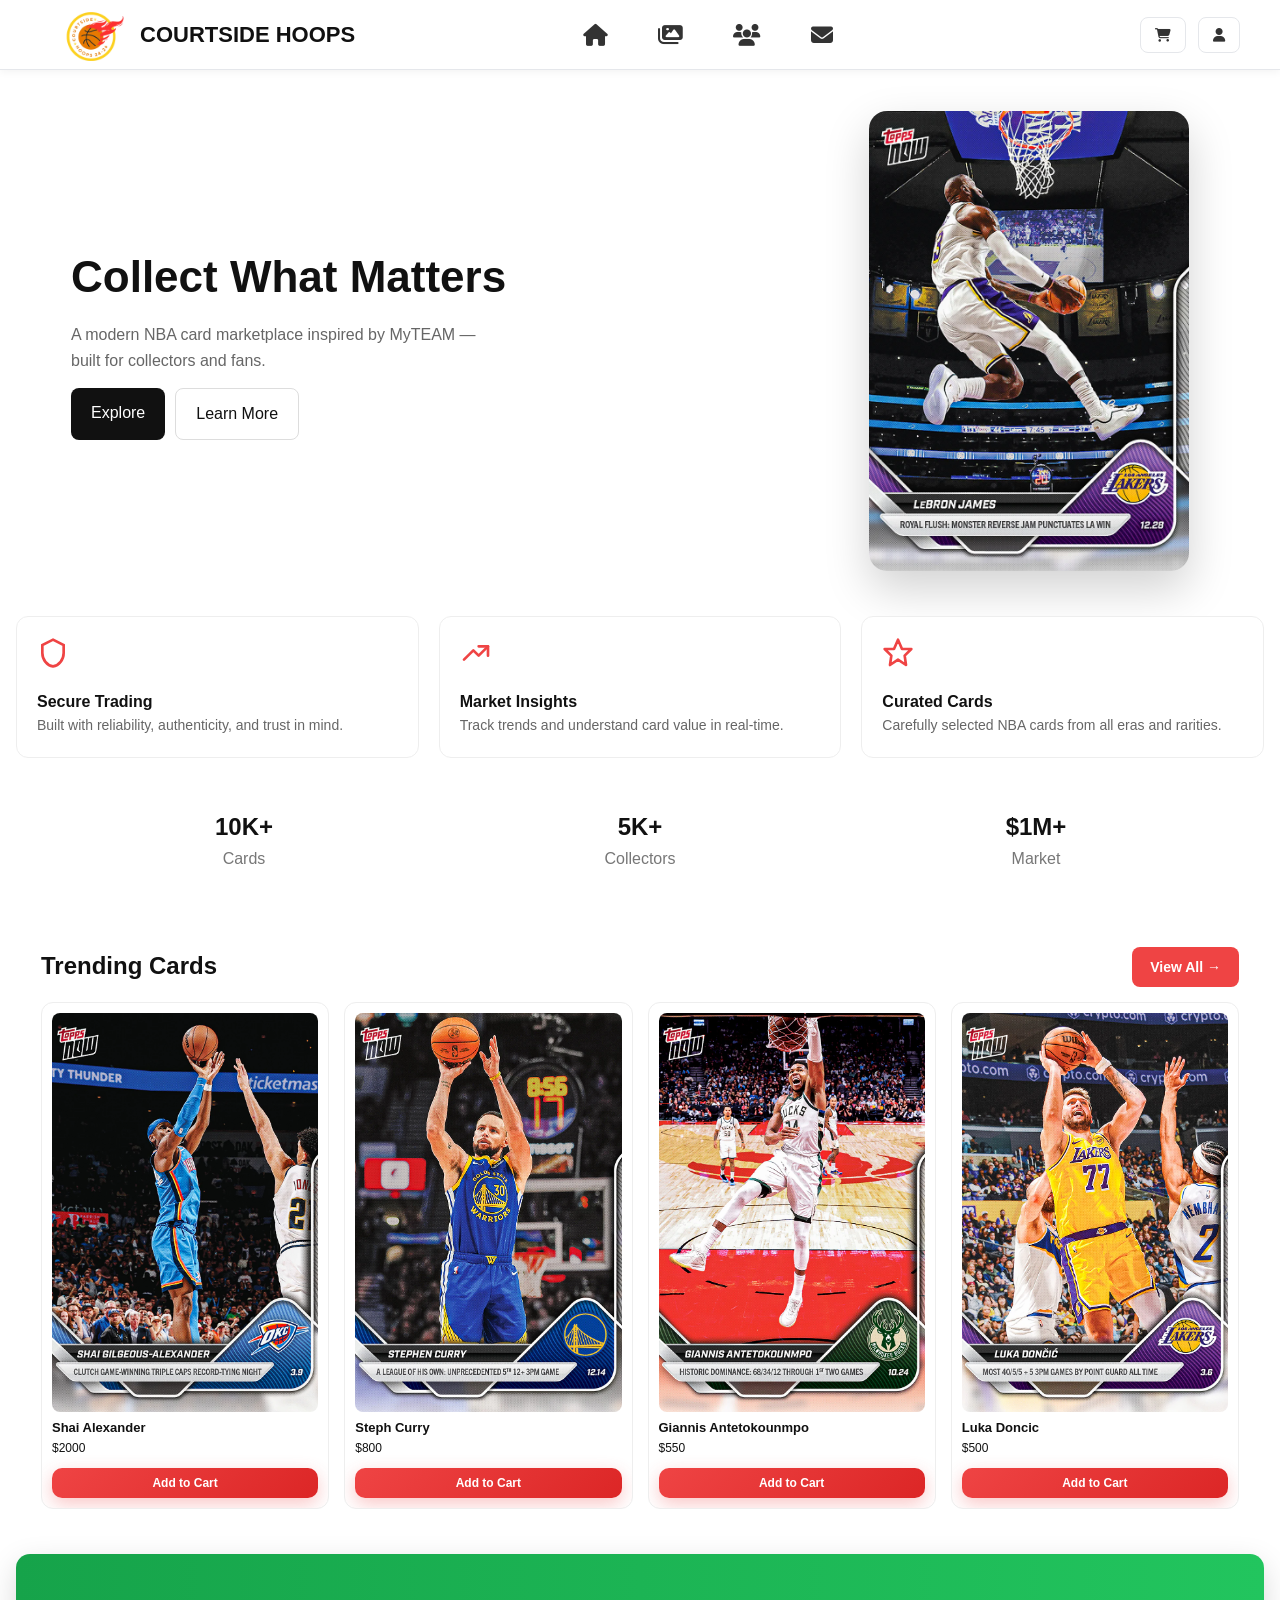
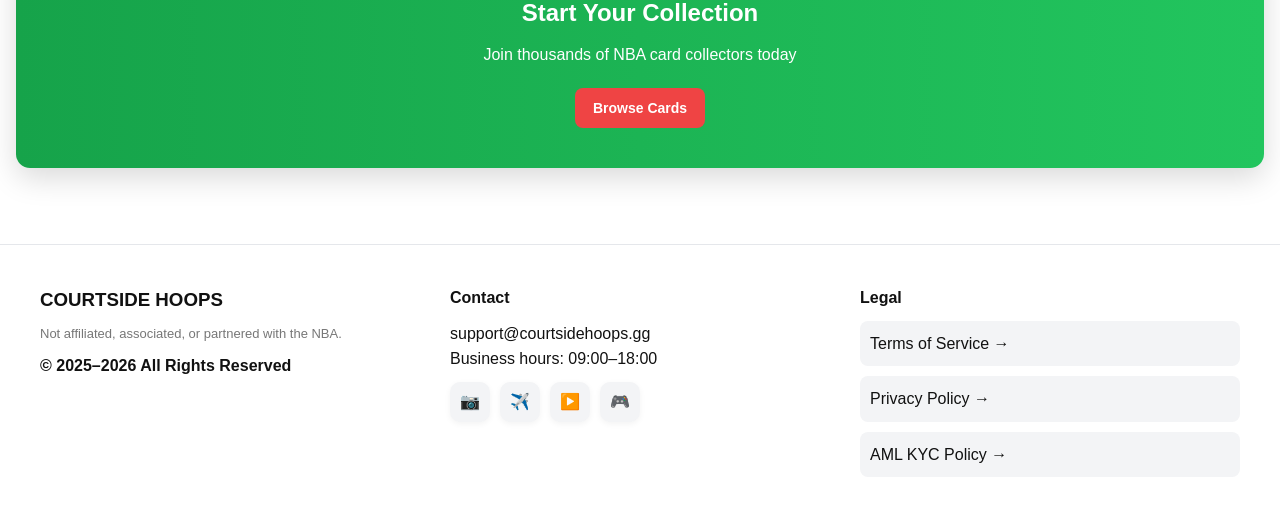
<file: CourtsideHoops/index.html>
<!DOCTYPE html>
<html lang="en">
<head>
  <meta charset="UTF-8">
  <title>Home | Courtside Hoops</title>
  <link rel="stylesheet" href="../CourtsideHoops/css/style.css">
  <link rel="stylesheet" href="../CourtsideHoops/css/ui.css">
  <link rel="stylesheet" href="https://cdnjs.cloudflare.com/ajax/libs/font-awesome/6.5.0/css/all.min.css">
</head>

<body>

<!-- NAVBAR -->
<header class="navbar">
  <div class="logo">
 <img src="../CourtsideHoops/images/logo.png" alt="Logo" class="logo-icon">
  COURTSIDE HOOPS
</div>

<ul class="nav-links">
  <li>
    <a href="index.html">
      <i class="fas fa-home"></i>
      <span>Home</span>
    </a>
  </li>
  <li>
    <a href="gallery.html">
      <i class="fas fa-images"></i>
      <span>Gallery</span>
    </a>
  </li>
  <li>
    <a href="about.html">
      <i class="fas fa-users"></i>
      <span>About Us</span>
    </a>
  </li>
  <li>
    <a href="contact.html">
      <i class="fas fa-envelope"></i>
      <span>Contact</span>
    </a>
  </li>
</ul>

<div class="nav-right">

  <a href="login.html" class="nav-btn">
    <i class="fas fa-shopping-cart"></i>
    <span class="tooltip">Cart</span>
  </a>

 <a href="login.html" class="nav-btn nav-login">
  <i class="fas fa-user"></i>
  <span class="tooltip">Profile</span>
</a>
</div>
</header>

<!-- MAIN -->
<main class="page">

  <div class="main" style="width:100%;">

    <!-- HERO -->
    <div class="section" style="display:flex; justify-content:space-between; align-items:center; gap:40px; flex-wrap:wrap;">

     <div style="flex:1; min-width:300px; padding-left:30px;">
        <h1 style="font-size:44px; margin-bottom:10px;">Collect What Matters</h1>
        <p style="color:#666; max-width:420px; line-height:1.6;">
          A modern NBA card marketplace inspired by MyTEAM — built for collectors and fans.
        </p>

        <div style="margin-top:15px; display:flex; gap:10px; flex-wrap:wrap;">
          <a href="gallery.html" style="background:#111;color:white;padding:12px 20px;border-radius:8px;text-decoration:none;">Explore</a>
          <a href="about.html" class="secondary-btn">Learn More</a>
        </div>
      </div>

      <!-- TILT CARD -->
      <div class="tilt-wrapper" style="transform: translateX(-50px);">
        <div class="tilt-card" id="tiltCard">
          <img src="../CourtsideHoops/images/lebron.png">
        </div>
      </div>

    </div>

    <!-- FEATURES -->
    <div class="flex">

      <div class="feature">

  <div style="margin-bottom:12px;">
    <svg width="32" height="32" viewBox="0 0 24 24" fill="none" stroke="#ef4444" stroke-width="2">
      <path d="M12 2l8 4v6c0 5-3.5 9.4-8 10-4.5-.6-8-5-8-10V6l8-4z"/>
    </svg>
  </div>

    <h4>Secure Trading</h4>
    <p style="color:#666;font-size:14px;">
    Built with reliability, authenticity, and trust in mind.
      </p>
      </div>

      <div class="feature">

  <div style="margin-bottom:12px;">
   <svg width="32" height="32" viewBox="0 0 24 24" fill="none" stroke="#ef4444" stroke-width="2" stroke-linecap="round" stroke-linejoin="round">
  <path d="M3 17l7-7 4 4 7-7"/>
  <polyline points="14 7 21 7 21 14"/>
  </svg>
    </div>

      <h4>Market Insights</h4>
      <p style="color:#666;font-size:14px;">
      Track trends and understand card value in real-time.
      </p>
      </div>

      <div class="feature">

    
    <div style="margin-bottom:12px;">
    <svg width="32" height="32" viewBox="0 0 24 24" fill="none" stroke="#ef4444" stroke-width="2" stroke-linecap="round" stroke-linejoin="round">
      <polygon points="12 2 15 9 22 9 17 14 18 21 12 17 6 21 7 14 2 9 9 9 12 2"/>
    </svg>
    </div>

    <h4>Curated Cards</h4>
    <p style="color:#666;font-size:14px;">
    Carefully selected NBA cards from all eras and rarities.
    </p>
    </div>

    </div>

    <!-- STATS -->
    <div class="stats" style="margin-top:20px;">

      <div class="stat">
        <h2>10K+</h2>
        <p style="color:#777;">Cards</p>
      </div>

      <div class="stat">
        <h2>5K+</h2>
        <p style="color:#777;">Collectors</p>
      </div>

      <div class="stat">
        <h2>$1M+</h2>
        <p style="color:#777;">Market</p>
      </div>

    </div>

    <div class="section" style="margin-top:20px;">

  <div style="display:flex; justify-content:space-between; align-items:center; margin-bottom:15px;">
    <h2 style="margin:0;">Trending Cards</h2>
    <a href="gallery.html">
      <button class="view">View All →</button>
    </a>
  </div>

  <div style="
    display:grid;
    grid-template-columns:repeat(auto-fit, minmax(200px, 1fr));
    gap:15px;
  ">

     <div class="card"
     data-name="SGA"
     data-price="$800"
     data-rarity="Legendary"
     data-img="../CourtsideHoops/images/shai.png">

  <img src="../CourtsideHoops/images/shai.png">
  <h4>Shai Alexander</h4>
  <p>$2000</p>
  <a href="login.html">
    <button class="add-btn">Add to Cart</button>
  </a>
</div>

   <div class="card"
     data-name="Steph Curry"
     data-price="$800"
     data-rarity="Epic"
     data-img="../CourtsideHoops/images/curry.png">

  <img src="../CourtsideHoops/images/curry.png">
  <h4>Steph Curry</h4>
  <p>$800</p>
  <a href="login.html">
    <button class="add-btn">Add to Cart</button>
  </a>
</div>

    <div class="card"
     data-name="Giannis Antetokounmpo"
     data-price="$550"
     data-rarity="Rare"
     data-img="../CourtsideHoops/images/giannis.png">

  <img src="../CourtsideHoops/images/giannis.png">
  <h4>Giannis Antetokounmpo</h4>
  <p>$550</p>

   <a href="login.html">
    <button class="add-btn">Add to Cart</button>
  </a>
</div>

   <div class="card"
     data-name="Luka Doncic"
     data-price="$500"
     data-rarity="Rare"
     data-img="../CourtsideHoops/images/luka.png">

  <img src="../CourtsideHoops/images/luka.png">
  <h4>Luka Doncic</h4>
  <p>$500</p>

  <a href="login.html">
    <button class="add-btn">Add to Cart</button>
  </a>
</div>


  </div>
</div>

    <!-- CTA -->
    <div class="banner" style="padding:40px; border-radius:14px; text-align:center;">
      <h2>Start Your Collection</h2>
      <p style="margin:10px 0 20px;">Join thousands of NBA card collectors today</p>
      <a href="gallery.html">
        <button class="view">Browse Cards</button>
      </a>
    </div>

  </div>
</main>

<div class="modal-overlay" id="modal">
  <div class="modal-card">

    <button class="modal-close" id="modalClose">✕</button>

    <div class="modal-content">
      <div class="modal-image">
        <img id="modalImg">
      </div>

      <div class="modal-details">
        <h2 id="modalName"></h2>

        <span class="rarity-tag" id="modalRarity"></span>

        <p class="modal-desc">
          Premium NBA collectible card. Limited supply, high demand.
        </p>

        <div class="modal-bottom">
          <h3 id="modalPrice"></h3>
          <button class="add-btn">Add to Cart</button>
        </div>
      </div>
    </div>

  </div>
</div>

<footer class="footer">

  <div class="footer-container">

    <!-- LEFT -->
    <div class="footer-left">
      <h3>COURTSIDE HOOPS</h3>
      <p class="disclaimer">
        Not affiliated, associated, or partnered with the NBA.
      </p>
      <p class="copyright">
        © 2025–2026 All Rights Reserved
      </p>
    </div>

    <!-- CENTER -->
    <div class="footer-center">
      <h4>Contact</h4>
      <p>support@courtsidehoops.gg</p>
      <p>Business hours: 09:00–18:00</p>

      <div class="socials">
        <div class="social">📷</div>
        <div class="social">✈️</div>
        <div class="social">▶️</div>
        <div class="social">🎮</div>
      </div>
    </div>

    <!-- RIGHT -->
    <div class="footer-right">
      <h4>Legal</h4>
      <div class="footer-links">
        <div class="footer-btn">Terms of Service →</div>
        <div class="footer-btn">Privacy Policy →</div>
        <div class="footer-btn">AML KYC Policy →</div>
      </div>
    </div>

  </div>

</footer>

<script src="../CourtsideHoops/js/script.js"></script>

<!-- TILT EFFECT -->
<script>
const card = document.getElementById("tiltCard");

card.addEventListener("mousemove", (e) => {
  const rect = card.getBoundingClientRect();
  const x = e.clientX - rect.left;
  const y = e.clientY - rect.top;

  const rotateX = ((y / rect.height) - 0.5) * 15;
  const rotateY = ((x / rect.width) - 0.5) * -15;

  card.style.transform = `rotateX(${rotateX}deg) rotateY(${rotateY}deg)`;
});

card.addEventListener("mouseleave", () => {
  card.style.transform = "rotateX(0deg) rotateY(0deg)";
});
</script>

</body>
</html>
</file>
<file: CourtsideHoops/css/style.css>
:root {
  /* Colors */
  --primary: #ef4444;
  --primary-dark: #dc2626;
  --primary-light: #f87171;
  --primary-glow: rgba(239, 68, 68, 0.25);

  --bg: #f3f4f6;
  --surface: #ffffff;
  --text: #111111;
  --text-muted: #6b7280;
  --border: #e5e7eb;

  /* Dark mode */
  --dark-bg: #111111;
  --dark-surface: #1a1a1a;
  --dark-text: #eeeeee;
  --dark-muted: #bbbbbb;
  --dark-border: #333333;

  /* Shadows */
  --shadow-sm: 0 2px 6px rgba(0,0,0,0.05);
  --shadow-md: 0 6px 20px rgba(0,0,0,0.08);
  --shadow-lg: 0 10px 30px rgba(0,0,0,0.15);

  /* Radius */
  --radius-sm: 6px;
  --radius-md: 10px;
  --radius-lg: 14px;

  /* Spacing */
  --gap-sm: 8px;
  --gap-md: 16px;
  --gap-lg: 24px;

  /* Transition */
  --transition: 0.2s ease;
}

body.dark {
  --bg: #0b0b0b;
  --surface: #151515;
  --text: #f5f5f5;
  --text-muted: #a1a1aa;
  --border: #2a2a2a;
}

* {
  margin: 0;
  padding: 0;
  box-sizing: border-box;
  font-family: 'Segoe UI', Arial, sans-serif;
}

/* CRITICAL FIX - Remove overflow issues */
html {
  overflow-x: hidden;
  overflow-y: auto;
  scroll-behavior: smooth;
}

body {
  background: var(--bg);
  color: var(--text);
  padding-top: 70px; /* Space for fixed navbar */
  margin: 0;
  min-height: 100vh;
  overflow-x: hidden;
}

body.fade-out {
  opacity: 0;
}

body.fade-in {
  opacity: 0;
  animation: fadeInPage 0.4s ease forwards;
}

@keyframes fadeInPage {
  to {
    opacity: 1;
  }
}

/* NAVBAR */

.navbar {
  position: fixed;
  top: 0;
  left: 0;
  right: 0;
  width: 100%;
  height: 70px;
  z-index: 10000;
  display: flex;
  justify-content: space-between;
  align-items: center;
  padding: 0 40px;
  /* SOLID BACKGROUND - NO TRANSPARENCY, NO BLUR */
  background: #ffffff;
  border-bottom: 1px solid var(--border);
  box-shadow: 0 2px 8px rgba(0, 0, 0, 0.05);
  /* Ensure smooth rendering */
  transform: none;
  will-change: auto;
}

.page-wrapper {
  position: static;
  transform: none;
  overflow: visible;
}

.logo{
font-size:22px;
font-weight:700;
color:#111;
white-space: nowrap;
display: flex;
align-items: center;
}

.logo-icon {
  height: 100px;
  width: auto;
  display: block;
}

.nav-links {
  position: relative;
  display: flex;
  gap: 50px;
  list-style: none;
  padding: 10px 15px;
  margin-left: -80px;
}

.nav-links a {
  display: flex;
  flex-direction: column;
  align-items: center;
  text-decoration: none;
  color: #333;
  position: relative;
}

.nav-links i {
  font-size: 22px;
}

.nav-links span {
  position: absolute;
  bottom: -25px;
  background: #111;
  color: #fff;
  font-size: 12px;
  padding: 4px 8px;
  border-radius: 6px;
  opacity: 0;
  transform: translateY(5px);
  transition: 0.2s ease;
  white-space: nowrap;
}

.nav-links a:hover span {
  opacity: 1;
  transform: translateY(0);
}

.nav-links a:hover{
color:#111;
}

.nav-right{
display:flex;
align-items:center;
gap: 12px;
flex-wrap: nowrap;
}

.nav-right a{
text-decoration:none;
color:#333;
font-weight:500;
}

.nav-right .nav-link {
  text-decoration: none;
  color: #555;
  font-weight: 500;
  position: relative;
  padding: 8px 0;
}

.nav-right .nav-link:hover {
  color: #111;
}

.nav-links li {
  list-style: none;
  position: relative;
}

/* underline effect */
.nav-right .nav-link::after {
  content: "";
  position: absolute;
  left: 0;
  bottom: 2px;
  width: 0%;
  height: 2px;
  background: #ef4444;
  transition: 0.2s;
}

.nav-right .nav-link:hover::after {
  width: 100%;
}

.nav-login {
  border: 1px solid var(--border);
  background: transparent;
  color: var(--text);
  padding: 8px 14px;
  border-radius: 8px;
  transition: all 0.2s ease;
}

.nav-login:hover {
  background: rgba(239, 68, 68, 0.08);
  border-color: #ef4444;
  transform: translateY(-2px);
}

.nav-btn .tooltip {
  position: absolute;
  bottom: -30px;
  left: 50%;
  transform: translateX(-50%) translateY(5px);
  background: #111;
  color: #fff;
  font-size: 12px;
  padding: 4px 8px;
  border-radius: 6px;
  opacity: 0;
  transition: 0.2s;
  white-space: nowrap;
}

.nav-btn:hover .tooltip {
  opacity: 1;
  transform: translateX(-50%) translateY(0);
}

.cart{
background:#ef4444;
color:white;
padding:8px 10px;
border-radius:6px;
cursor:pointer;
}


/* PAGE LAYOUT */

.page {
  display: flex;
  gap: 12px;
  padding: 16px;

  min-height: auto;
  align-items: stretch;
}

/* SIDEBAR */

.sidebar {
  width: 260px;
  flex-shrink: 0;

  display: flex;
  flex-direction: column;

  background: var(--surface);
  border: 1px solid var(--border);
  border-radius: 14px;

  padding: 18px;

  min-height: 100%; 
}

.sidebar-content {
  flex: 1;
  overflow-y: auto;
  padding-right: 6px;
  scrollbar-width: thin;
}

.sidebar-content::-webkit-scrollbar {
  width: 6px;
}

.sidebar h3{
font-size: 16px;
margin-bottom: 14px;
}

.filter{
margin-bottom: 20px;
padding-bottom: 12px;
border-bottom: 1px solid var(--border);
}

.filter p{
font-weight:600;
margin-bottom:10px;
}

.filter input{
width:100%;
padding:8px;
margin-bottom:8px;
border:1px solid #ddd;
border-radius:6px;
}

.filter:last-child {
  border-bottom: none;
}

.filter:hover {
  background: rgba(0,0,0,0.02);
  border-radius: 10px;
  padding: 10px;
}

.game-btn{
width:100%;
padding:10px;
border:none;
border-radius:6px;
background:#e5e7eb;
cursor:pointer;
}


/* RARITY COLORS */

.rarity{
display:flex;
gap:10px;
}

.r{
width:22px;
height:22px;
border-radius:6px;
cursor:pointer;
}

.legendary { background: gold; color: #111; }
.epic { background: #8b5cf6; color: white; }
.rare { background: #3b82f6; color: white; }
.common { background: #6b7280; color: white; }


/* MAIN */

.main {
  flex: 1;
  min-width: 0;
  display: flex;
  flex-direction: column;
}

/* BANNER */

.banner{
background:linear-gradient(90deg,#16a34a,#22c55e);
padding:30px;
border-radius:14px;
color:white;
margin-bottom: 0px;
}

.banner h2{
font-size:24px;
margin-bottom:5px;
}


/* CATEGORY BUTTONS */

.categories{
display:flex;
gap:10px;
margin-bottom:20px;
flex-wrap:wrap;
}

.categories button{
background:white;
border:1px solid #ddd;
padding:8px 16px;
border-radius:8px;
cursor:pointer;
font-weight:500;
}

.categories button:hover{
background:#f3f4f6;
}


/* SEARCH */

.search-bar{
margin-bottom:20px;
}

.search-bar input{
width:100%;
max-width: 320px;
padding:10px;
border:1px solid #ddd;
border-radius:8px;
}


/* ITEM GRID */

.items {
  display: grid;
  grid-template-columns: repeat(auto-fill, 150px);
  gap: 12px;
  justify-content: start;
}


/* ITEM CARD */

.card {
  background: var(--surface);
  padding: 10px;
  border-radius: var(--radius-lg);
  border: 1px solid var(--border);

  display: flex;
  flex-direction: column;
  height: auto;

  overflow: hidden;
  font-size: 13px;
}

.card:hover {
  transform: translateY(-8px) scale(1.02);
  box-shadow: 0 12px 25px rgba(0,0,0,0.12);
  z-index: 2;
  position: relative;
}

.card img {
  width: 100%;
  aspect-ratio: 2 / 3;
  object-fit: cover;
  border-radius: 8px;
}

.card:hover img {
transform: scale(1.08);
}

.card h4 {
  font-size: 13px;
  margin-top: 6px;
}

.card p {
  font-size: 12px;
}

/* SIDEBAR FOOTER */

.sidebar-footer{
margin-top:auto;
padding-top: 15px;
font-size:13px;
color:#777;
}

.socials{
display:flex;
gap:10px;
margin-bottom:15px;
}

.social{
width:40px;
height:40px;
background:white;
border-radius:10px;
display:flex;
align-items:center;
justify-content:center;
box-shadow:0 2px 6px rgba(0,0,0,0.1);
cursor:pointer;
}

.disclaimer{
margin-bottom:10px;
line-height:1.4;
}

.copyright{
font-weight:600;
margin-bottom:10px;
}

.contact{
margin-bottom:15px;
}

.nav-btn {
  display: inline-flex;
  align-items: center;
  justify-content: center;

  height: 36px;        
  min-width: 36px;

  padding: 0 14px;        

  border-radius: 8px;
  border: 1px solid var(--border);

  background: transparent;
  color: var(--text);

  font-size: 14px;
  line-height: 1;

  cursor: pointer;

  transition: all 0.2s ease;
  position: relative;
}

.nav-btn:hover {
  background: rgba(239, 68, 68, 0.08);
  border-color: #ef4444;
  transform: translateY(-2px);
}

.profile-btn {
  height: 36px;   /* locks exact same height */
}

.profile-btn span {
  line-height: 1;
}

.sidebar-links{
display:flex;
flex-direction:column;
gap:8px;
}

.sidebar-btn{
background:#f1f1f1;
padding:10px;
border-radius:8px;
cursor:pointer;
}

.sidebar-btn:hover{
background:#e5e5e5;
}

/* OVERLAY */
.cart-overlay{
position:fixed;
top:0;
left:0;
width:100%;
height:100%;
background:rgba(0,0,0,0.4);
display:none;
z-index:99;
pointer-events: none;
}

/* SIDEBAR */
.cart-sidebar{
position:fixed;
top:0;
right:-350px;
width:350px;
height:100%;
background:white;
padding:20px;
box-shadow:-4px 0 10px rgba(0,0,0,0.1);
transition:0.3s;
z-index:100;
display:flex;
flex-direction:column;
}

.cart-sidebar.active{
right:0;
}

.cart-overlay.active{
display:block;
pointer-events: auto;
}

/* ITEMS */
.cart-items{
flex:1;
overflow-y:auto;
margin:15px 0;
}

.cart-item{
display:flex;
justify-content:space-between;
margin-bottom:10px;
padding-bottom:10px;
border-bottom:1px solid #eee;
}

/* FOOTER */
.cart-footer{
border-top:1px solid #eee;
padding-top:15px;
}

.checkout-btn{
width:100%;
background:#22c55e;
color:white;
padding:10px;
border:none;
border-radius:8px;
margin-bottom:10px;
cursor:pointer;
}

.clear-btn{
width:100%;
background:#ef4444;
color:white;
padding:10px;
border:none;
border-radius:8px;
cursor:pointer;
}

.add-btn{
margin-top:10px;
width:100%;
padding:8px;
border:none;
border-radius:10px;
background:#ef4444;
color:white;
font-weight:600;
cursor:pointer;
transition:all 0.2s;
box-shadow:0 2px 6px rgba(0,0,0,0.05);
font-size: 12px;
}

.add-btn:hover{
background:#dc2626;
opacity: 1;
transform: translateY(0);
box-shadow:0 6px 12px rgba(0,0,0,0.1);
}

.add-btn:active{
transform:scale(0.97);
}

/* FOOTER */
.footer{
background: var(--surface);
  border-top: 1px solid var(--border);
padding:40px 20px;
margin-top:40px;
}

/* GRID LAYOUT */
.footer-container{
max-width:1200px;
margin:auto;
display:flex;
justify-content:space-between;
gap:30px;
flex-wrap:wrap;
}

/* SECTIONS */
.footer-left,
.footer-center,
.footer-right{
flex:1;
min-width:250px;
}

/* TEXT */
.footer h3{
margin-bottom:10px;
}

.footer h4{
margin-bottom:10px;
}

.disclaimer{
font-size:13px;
color:#777;
margin-bottom:10px;
}

.copyright{
font-weight:600;
}

/* SOCIALS */
.socials{
display:flex;
gap:10px;
margin-top:10px;
}

.social{
width:40px;
height:40px;
background:#f3f4f6;
border-radius:10px;
display:flex;
align-items:center;
justify-content:center;
cursor:pointer;
box-shadow:0 2px 6px rgba(0,0,0,0.05);
}

/* LINKS */
.footer-links{
display:flex;
flex-direction:column;
gap:10px;
}

.footer-btn{
background:#f3f4f6;
padding:10px;
border-radius:8px;
cursor:pointer;
}

.footer-btn:hover{
background:#e5e7eb;
}

/* OVERLAY */
.auth-overlay{
position:fixed;
top:0;
left:0;
width:100%;
height:100%;
background:rgba(0,0,0,0.4);
display:none;
z-index:200;
}

/* MODAL */
.auth-modal{
position:fixed;
top:50%;
left:50%;
transform:translate(-50%, -50%) scale(0.9);
background:white;
padding:25px;
border-radius:12px;
width:320px;
box-shadow:0 10px 30px rgba(0,0,0,0.2);
display:none;
z-index:201;
transition:0.2s;
}

/* SHOW STATE */
.auth-modal.active{
display:block;
transform:translate(-50%, -50%) scale(1);
}

.auth-overlay.active{
display:block;
}

/* FORM */
.auth-modal h2{
margin-bottom:15px;
text-align:center;
}

.auth-modal input{
width:100%;
padding:10px;
margin-bottom:10px;
border:1px solid #ddd;
border-radius:8px;
}

.auth-modal button{
width:100%;
padding:10px;
background:#ef4444;
color:white;
border:none;
border-radius:8px;
cursor:pointer;
font-weight:600;
}

.auth-modal button:hover{
background:#dc2626;
}

.auth-modal p{
text-align:center;
font-size:14px;
margin-top:10px;
}

.auth-modal span{
color:#ef4444;
cursor:pointer;
font-weight:600;
}

/* ABOUT SECTION */
.about-section {
  background: var(--surface);
  padding: 30px;
  border-radius: 14px;
  margin-bottom: 25px;
  box-shadow: var(--shadow-sm);
}

.about-grid {
  display: grid;
  grid-template-columns: 1fr 1fr;
  gap: 30px;
  align-items: center;
}

.about-section img {
  width: 100%;
  border-radius: 10px;
}

/* TEAM SECTION */
.team-section {
  background: var(--surface);
  padding: 30px;
  border-radius: 14px;
  margin-bottom: 25px;
  box-shadow: var(--shadow-sm);
}

.section-title {
  text-align: center;
  margin-bottom: 20px;
}

.team-grid {
  display: grid;
  grid-template-columns: repeat(auto-fit, minmax(180px, 1fr));
  gap: 20px;
  text-align: center;
}

.team-card img {
  width: 120px;
  height: 120px;
  object-fit: cover;
  border-radius: 50%;
  display: block;
  margin: 0 auto 10px;
}

/* MUTED TEXT */
.muted {
  color: var(--text-muted);
  line-height: 1.6;
  margin-bottom: 15px;
}

.team-card {
  padding: 15px;
  border-radius: 12px;
  transition: 0.25s;
}

.team-card:hover {
  transform: translateY(-6px);
  box-shadow: 0 12px 30px rgba(0,0,0,0.1);
}

.feature {
  position: relative;
  transition: all 0.25s ease;
  cursor: pointer;
}

/* hover lift */
.feature:hover {
  transform: translateY(-8px);
  box-shadow: 0 12px 30px rgba(0,0,0,0.12);
  border-color: rgba(239,68,68,0.2);
}

/* subtle glow effect */
.feature::before {
  content: "";
  position: absolute;
  inset: 0;
  border-radius: 12px;
  background: radial-gradient(circle at top, rgba(239,68,68,0.08), transparent 70%);
  opacity: 0;
  transition: 0.3s;
}

.feature:hover::before {
  opacity: 1;
}

.feature svg {
  transition: transform 0.3s ease, stroke 0.3s ease;
}

.feature:hover svg {
  transform: scale(1.15) rotate(-5deg);
  stroke: #dc2626;
}

.feature h4 {
  transition: color 0.2s ease, transform 0.2s ease;
}

.feature:hover h4 {
  color: #ef4444;
  transform: translateY(-2px);
}

.feature p {
  transition: color 0.2s ease;
}

.feature:hover p {
  color: #444;
}

.stat {
  transition: all 0.25s ease;
  cursor: default;
}

.stat:hover {
  transform: translateY(-5px) scale(1.05);
}

/* number highlight */
.stat h2 {
  transition: color 0.25s ease, transform 0.25s ease;
}

.stat:hover h2 {
  color: #ef4444;
  transform: scale(1.1);
}

/* label */
.stat p {
  transition: color 0.2s ease;
}

.stat:hover p {
  color: #111;
}

.flex:hover .feature {
  opacity: 0.7;
}

.flex .feature:hover {
  opacity: 1;
}

.logout-overlay {
  position: fixed;
  top: 0;
  left: 0;
  width: 100%;
  height: 100%;
  background: rgba(0,0,0,0.4);
  display: none;
  z-index: 300;
}

.logout-modal {
  position: fixed;
  top: 50%;
  left: 50%;
  transform: translate(-50%, -50%) scale(0.9);

  background: var(--surface);
  color: var(--text);

  padding: 25px;
  border-radius: var(--radius-lg);
  width: 300px;

  box-shadow: var(--shadow-lg);
  display: none;
  z-index: 301;
  text-align: center;
}

.logout-modal.active {
  display: block;
  transform: translate(-50%, -50%) scale(1);
}

.logout-overlay.active {
  display: block;
}

.logout-actions {
  margin-top: 20px;
  display: flex;
  gap: 10px;
}

.btn-cancel {
  flex: 1;
  padding: 10px;
  border-radius: var(--radius-sm);
  border: 1px solid var(--border);
  background: transparent;
  cursor: pointer;
}

.btn-confirm {
  flex: 1;
  padding: 10px;
  border-radius: var(--radius-sm);
  border: none;
  background: var(--primary);
  color: white;
  cursor: pointer;
}

.btn-confirm:hover {
  background: var(--primary-dark);
}

.profile-menu {
  position: relative;
  display: inline-block;
}

.dropdown {
  position: absolute;
  top: 110%;
  right: 0;

  background: var(--surface);
  border: 1px solid var(--border);
  border-radius: var(--radius-md);
  box-shadow: var(--shadow-md);

  min-width: 160px;

  opacity: 0;
  visibility: hidden;
  transform: translateY(5px);
  transition: 0.2s ease;

  display: block;
}

.profile-menu.active .dropdown {
  opacity: 1;
  visibility: visible;
  transform: translateY(0);
}

.dropdown a,
.dropdown button,
#darkModeToggle,
.logout-button {
  font-family: inherit;
  font-size: 14px;
  font-weight: 500;
  color:#555;

  display: block;
  width: 100%;
  padding: 10px 12px;

  text-align: left;
  text-decoration: none;

  background: transparent;
  border: none;
  cursor: pointer;

  border-radius: 6px;
}

.dropdown a:hover,
#darkModeToggle:hover,
.logout-button:hover {
  background: rgba(0, 0, 0, 0.05);
  transform: none; 
}

.logout-button {
  border-top: 1px solid var(--border);
  margin-top: 4px;
  padding-top: 12px;
}

.profile-btn span {
  margin-left: 6px;
  font-size: 14px;
}

.logout-button {
  font-family: inherit;
  font-size: 14px;
  font-weight: 500;

  padding: 8px 14px;
  border-radius: 8px;

  border: 1px solid var(--border);
  background: transparent;
  color: var(--text);

  cursor: pointer;
  transition: all 0.2s ease;

  width: 100%;
  text-align: left;
}

.logout-button:hover {
  background: rgba(239, 68, 68, 0.08);
  border-color: #ef4444;
  transform: translateY(-2px);
  color: var(--text);
}

.logout-button:active {
  transform: scale(0.97);
}

.logout-button span {
  margin-left: 6px;
}

.terms {
  margin: 10px 0 15px;
  font-size: 13px;
  color: var(--text-muted);

  display: flex;
  justify-content: center;
}

.terms-label {
  display: flex;
  align-items: center;
  gap: 8px;
  cursor: pointer;
}

.terms-label input {
  accent-color: var(--primary);
  width: 14px;
  height: 14px;
}

.terms a {
  color: var(--primary);
  text-decoration: none;
  font-weight: 600;
}

.terms a:hover {
  text-decoration: underline;
}

.terms-link {
  color: var(--primary);
  font-weight: 600;
  cursor: pointer;
  text-decoration: underline;
}

.terms-overlay {
  position: fixed;
  inset: 0;
  background: rgba(0,0,0,0.4);
  display: none;
  z-index: 500;
}

.terms-modal {
  position: fixed;
  top: 50%;
  left: 50%;
  transform: translate(-50%, -50%) scale(0.9);

  width: 420px;
  max-height: 70vh;

  background: var(--surface);
  border-radius: var(--radius-lg);
  box-shadow: var(--shadow-lg);

  display: none;
  flex-direction: column;

  z-index: 501;
  overflow: hidden;
}

.terms-header {
  display: flex;
  justify-content: space-between;
  align-items: center;

  padding: 15px;
  border-bottom: 1px solid var(--border);
}

.terms-content {
  padding: 15px;
  overflow-y: auto;
  max-height: 60vh;
  font-size: 14px;
  line-height: 1.6;
}

.terms-close {
  border: none;
  background: transparent;
  font-size: 18px;
  cursor: pointer;
}

.terms-modal.active,
.terms-overlay.active {
  display: flex;
}

.terms-overlay.active {
  display: block;
}

.cart-grid {
  display: flex;
  flex-direction: column;
  gap: 12px;
  margin-top: 20px;
}

.cart-card {
  display: flex;
  justify-content: space-between;
  align-items: center;

  background: var(--surface);
  padding: 12px;
  border-radius: 12px;
  border: 1px solid var(--border);
}

.cart-card h4 {
  font-size: 15px;
}

.cart-card p {
  color: var(--text-muted);
}

.cart-card button {
  background: #ef4444;
  color: white;
  border: none;
  padding: 6px 10px;
  border-radius: 8px;
  cursor: pointer;
}

.cart-summary {
  margin-top: 20px;
  padding: 15px;
  background: var(--surface);
  border-radius: 12px;
  border: 1px solid var(--border);
}

.checkout-btn {
  width: 100%;
  margin-top: 10px;
}

.clear-btn {
  width: 100%;
  margin-top: 8px;
  background: #6b7280;
}

.cart-grid {
  display: flex;
  flex-direction: column;
  gap: 10px;
  margin-top: 20px;
}

.cart-card {
  display: flex;
  justify-content: space-between;
  align-items: center;
}

.cart-card h4 {
  font-size: 15px;
}

.cart-card p {
  color: var(--text-muted);
}

.cart-card button {
  background: var(--primary);
  border: none;
  color: white;
  padding: 6px 10px;
  border-radius: var(--radius-sm);
  cursor: pointer;
}

.cart-summary {
  margin-top: 20px;
  padding: 15px;
  background: var(--surface);
  border: 1px solid var(--border);
  border-radius: var(--radius-md);
}

/* checkout modal improvements */
.auth-modal {
  width: 380px;
}

.payment-options {
  display: flex;
  flex-direction: column;
  gap: 10px;
  margin: 15px 0;
}

.pay-btn {
  padding: 10px;
  border-radius: var(--radius-sm);
  border: 1px solid var(--border);
  background: var(--surface);
  cursor: pointer;
  font-weight: 500;
}

.pay-btn:hover {
  border-color: var(--primary);
}

/* sections */
.payment-section {
  display: none;
  margin-top: 15px;
}

.payment-section input {
  width: 100%;
  padding: 10px;
  margin-bottom: 8px;
  border-radius: var(--radius-sm);
  border: 1px solid var(--border);
}

body.dark .dropdown a:hover,
body.dark #darkModeToggle:hover,
body.dark .logout-button:hover {
  background: rgba(255, 255, 255, 0.08);
}

/* === FULL DARK MODE STYLING === */

body.dark {
  background: #111;
  color: #eee;
}

/* Logo color in dark mode */
body.dark .logo {
  color: #fff;
}

/* Navbar */
body.dark .navbar {
  background: rgba(20,20,20,0.7);
  color: #eee;
  border-bottom: 1px solid #333;
}

body.dark .nav-links a,
body.dark .nav-right a,
body.dark .nav-right button,
body.dark .cart {
  color: #eee;
}

body.dark .nav-links a::after,
body.dark .nav-right .nav-link::after {
  background: #ef4444;
}

/* Buttons */
body.dark .register,
body.dark .cart,
body.dark .add-btn {
  background-color: #ef4444; /* keeps red accents */
  color: #fff;
}

body.dark .register:hover,
body.dark .cart:hover,
body.dark .add-btn:hover {
  background-color: #dc2626;
}

/* Category buttons */
body.dark .categories button {
  background: #111;
  color: #eee;
  border: 1px solid #444;
}

body.dark .categories button:hover {
  background-color: #333;
}

/* Banner */
body.dark .banner {
  background: linear-gradient(90deg, #065f46, #10b981); /* darker green */
  color: #fff;
}

/* Cards */
body.dark .card {
  background: #111;
  color: #eee;
  box-shadow: 0 2px 6px rgba(255, 255, 255, 0.05);
}

/* Inputs */
body.dark input,
body.dark textarea,
body.dark select {
  background: #222;
  color: #eee;
  border: 1px solid #444;
}

/* Sidebar */
body.dark .sidebar,
body.dark .sidebar-btn {
  background: #111;
  color: #eee;
}

body.dark .sidebar-btn:hover {
  background: #222;
}

/* Cart Sidebar */
body.dark .cart-sidebar {
  background: #111;
  color: #eee;
}

/* Footer */
body.dark .footer,
body.dark .footer-btn {
  background: #111;
  color: #eee;
}

body.dark .footer-btn:hover {
  background: #222;
}

/* Socials / Icons */
body.dark .social {
  background: #222;
  color: #eee;
  box-shadow: 0 2px 6px rgba(255,255,255,0.05);
}

/* Auth Modal */
body.dark .auth-modal {
  background: #1a1a1a;
  color: #eee;
}

/* Additional text */
body.dark h1,
body.dark h2,
body.dark h3,
body.dark h4,
body.dark h5,
body.dark h6,
body.dark p,
body.dark span,
body.dark a {
  color: #eee;
}

/* Dark Mode for Items Page Extra Elements */
body.dark .sidebar {
  background: #111;
}

body.dark .icon {
  background: #222;
  color: #eee;
}

body.dark .btn-icon {
  background: #1a1a1a;
  border: 1px solid #333;
  color: #eee;
}

body.dark .btn-cart {
  background: transparent;
  border: 1px solid #333;
  color: #eee;
}

body.dark .btn-cart:hover {
  background: rgba(239, 68, 68, 0.12);
  border-color: #ef4444;
}

body.dark .main {
  background: #111;
  color: #eee;
}

body.dark .stat-card {
  background: #111;
  color: #eee;
  box-shadow: 0 2px 6px rgba(255,255,255,0.05);
}

body.dark .stat-card h4,
body.dark .stat-card p {
  color: #eee;
}

body.dark .section-header h2 {
  color: #eee;
}

body.dark .rating {
  background: #065f46; /* darker green for contrast */
  color: #fff;
}

body.dark .help-btn,
body.dark .store-btn {
  background: #ef4444; /* match site red */
  color: #fff;
}

body.dark .empty {
  background: #111;
  color: #eee;
  box-shadow: 0 2px 6px rgba(255,255,255,0.05);
}

body.dark .empty p,
body.dark .empty h3 {
  color: #eee;
}


body.dark .feature:hover {
  box-shadow: 0 12px 30px rgba(255,255,255,0.08);
}

body.dark .feature:hover p {
  color: #ccc;
}

body.dark .stat:hover p {
  color: #eee;
}

.sidebar::-webkit-scrollbar {
  width: 6px;
}

.sidebar::-webkit-scrollbar-track {
  background: transparent;
}

.sidebar::-webkit-scrollbar-thumb {
  background: #d1d5db;
  border-radius: 10px;
}

.sidebar::-webkit-scrollbar-thumb:hover {
  background: #9ca3af;
}

/* Dark mode scrollbar */
body.dark .sidebar::-webkit-scrollbar-thumb {
  background: #333;
}

body.dark .sidebar::-webkit-scrollbar-thumb:hover {
  background: #555;
}
/* =========================
   GLOBAL UI IMPROVEMENTS
========================= */
body {
  line-height: 1.6;
}

button {
  font-family: inherit;
}

/* smoother transitions everywhere */
* {
  transition: all 0.2s ease;
}
/* =========================
   CARD IMPROVEMENTS
========================= */
.card {
  border: 1px solid #eee;
}

.card:hover {
  transform: translateY(-8px) scale(1.02);
}

/* =========================
   BUTTON POLISH
========================= */
.register,
.add-btn,
.cart,
.checkout-btn {
background: linear-gradient(135deg, #ef4444, #dc2626);
box-shadow: 0 6px 18px rgba(239,68,68,0.3);
}

.register:hover,
.add-btn:hover,
.cart:hover,
.checkout-btn:hover {
  transform: translateY(-2px);
  box-shadow: 0 10px 25px rgba(239,68,68,0.4);

}

/* =========================
   SEARCH BAR
========================= */
.search-bar input {
  width: 100%;
  max-width: 400px;
}

/* =========================
   BANNER IMPROVEMENT
========================= */
.banner {
  box-shadow: 0 10px 30px rgba(0,0,0,0.15);
}

/* =========================
   FOOTER IMPROVEMENT
========================= */
.footer {
  margin-top: 60px;
}

/* =========================
   MOBILE RESPONSIVE
========================= */

/* TABLET */
@media (max-width: 1024px) {
  .page {
    flex-direction: column;
  }

  .sidebar {
    width: 100%;
    order: 2;
  }

  .main {
    order: 1;
  }
}

/* MOBILE */
@media (max-width: 768px) {

  /* NAVBAR */
  .navbar {
    flex-direction: column;
    align-items: flex-start;
    gap: 10px;
  }

  .nav-links {
    flex-wrap: wrap;
    gap: 12px;
  }

  .nav-right {
    width: 100%;
    justify-content: space-between;
  }

    .card {
    padding: 10px;
  }

  .card h4 {
    font-size: 13px;
  }

  .card p {
    font-size: 12px;
  }

  /* PAGE */
  .page {
    padding: 15px;
  }

  /* SIDEBAR */
  .sidebar {
    width: 100%;
    padding: 15px;
  }

  /* SEARCH */
  .search-bar input {
    width: 100%;
  }

  /* GRID */
  .items {
    grid-template-columns: repeat(2, 1fr);
  }

  /* FOOTER */
  .footer-container {
    flex-direction: column;
    gap: 20px;
  }

  /* CART SIDEBAR FULL WIDTH */
  .cart-sidebar {
    width: 100%;
  }

}

/* SMALL PHONES */
@media (max-width: 480px) {

  .items {
    grid-template-columns: 1fr;
  }

  .banner h2 {
    font-size: 18px;
  }

  .logo {
    font-size: 18px;
  }

  .card h4 {
    font-size: 13px;
  }

  .card p {
    font-size: 12px;
  }
}

/* =========================
   DARK MODE POLISH
========================= */
body.dark .card:hover {
  box-shadow: 0 10px 25px rgba(255,255,255,0.08);
}

body.dark .navbar {
  backdrop-filter: blur(10px);
}

body.dark .banner {
  box-shadow: 0 10px 30px rgba(0,0,0,0.6);
}

body.dark .nav-links a:hover,
body.dark .nav-right a:hover {
  color: #fff;
}

/* =======================
   MOBILE NAVBAR
======================= */

.menu-toggle {
  display: none;
  font-size: 26px;
  cursor: pointer;
  user-select: none;
}

/* mobile layout */
@media (max-width: 768px) {

  .navbar {
    flex-direction: column;
    align-items: flex-start;
  }

  .menu-toggle {
    display: block;
  }

  .nav-links {
    display: none;
    width: 100%;
    flex-direction: column;
    gap: 10px;
    margin-top: 10px;
    background: white;
    padding: 10px;
    border-radius: 10px;
    justify-content: space-between;
  }

 .nav-links.active {
  display: flex;
  flex-direction: column;
  width: 100%;
}

  .nav-right {
    width: 100%;
    justify-content: space-between;
    margin-top: 10px;
  }
}

/* DARK MODE SUPPORT */
body.dark .nav-links {
  background: transparent;
}
</file>
<file: CourtsideHoops/css/ui.css>
:root {
  --primary: #ef4444;
  --primary-dark: #dc2626;
  --primary-light: #f87171;

  --bg: #ffffff;
  --surface: #ffffff;
  --surface-soft: #fafafa;

  --text: #111;
  --text-muted: #6b7280;

  --border: #e5e7eb;

  --radius: 12px;
}

body {
  background: #ffffff;
  color: #111;
}

body.dark {
  background: #111;
  color: #e5e5e5;
}

/* =======================
   AUTH PAGE
======================= */
.auth-page {
  display: flex;
  justify-content: center;
  align-items: center;
  min-height: calc(100vh - 160px);
  padding: 40px 20px;
}

.auth-card {
  background: white;
  padding: 40px;
  border-radius: 14px;
  width: 100%;
  max-width: 420px;
  box-shadow: 0 6px 20px rgba(0,0,0,0.08);
}

.auth-title {
  text-align: center;
  margin-bottom: 25px;
  font-size: 24px;
  font-weight: 700;
}

.input-group {
  margin-bottom: 15px;
}

.input-group label,
.label {
  display: block;
  margin-bottom: 8px;
  font-weight: 600;
  font-size: 14px;
}

.input-box input,
.input {
  width: 100%;
  padding: 10px 12px;
  border: 1px solid #ddd;
  border-radius: 8px;
  outline: none;
}

.auth-btn {
  width: 100%;
  padding: 12px;
  background: #ef4444;
  color: white;
  border: none;
  border-radius: 8px;
  cursor: pointer;
  font-weight: 600;
}

.auth-toggle {
  margin-top: 20px;
  text-align: center;
  font-size: 14px;
  color: #666;
}

.auth-toggle span {
  color: #ef4444;
  cursor: pointer;
  font-weight: 600;
}

.social-grid {
  display: grid;
  grid-template-columns: 1fr 1fr;
  gap: 10px;
  margin-top: 10px;
}

.social-btn {
  padding: 10px;
  border: 1px solid #ddd;
  border-radius: 8px;
  background: white;
  cursor: pointer;
}

.back-link {
  display: block;
  text-align: center;
  margin-top: 20px;
  font-size: 14px;
  color: #666;
  text-decoration: none;
}

.back-link:hover {
  color: #111;
}

/* =======================
   BUTTONS
======================= */
.register,
.view {
  background-color: #ef4444;
  color: white;
  border: none;
  padding: 12px 18px;
  font-size: 14px;
  font-weight: 600;
  border-radius: 8px;
  cursor: pointer;
  transition: all 0.2s ease;
}

.register:hover,
.view:hover {
  background-color: #dc2626;
  transform: translateY(-2px);
}

.register:active,
.view:active {
  transform: translateY(0);
}

.secondary-btn {
  border: 1px solid #ddd;
  padding: 12px 20px;
  border-radius: 8px;
  text-decoration: none;
  color: #111;
  transition: 0.2s;
}

.secondary-btn:hover {
  background: #f3f4f6;
}

/* =======================
   LAYOUT / SECTIONS
======================= */
.section {
  background: white;
  border-radius: 14px;
  padding: 25px;
  margin-bottom: 20px;
}

.flex {
  display: flex;
  gap: 20px;
  flex-wrap: wrap;
}

.grid {
  display: grid;
  grid-template-columns: 1fr 1fr;
  gap: 25px;
}

/* =======================
   FEATURES / CARDS
======================= */
.feature {
  flex: 1;
  min-width: 250px;
  padding: 20px;
  border: 1px solid #eee;
  border-radius: 12px;
  background: white;
}

.card {
  background: white;
  border-radius: 12px;
}

.stats {
  display: flex;
  justify-content: space-between;
  background: white;
  padding: 30px;
  border-radius: 14px;
  flex-wrap: wrap;
}

.stat {
  flex: 1;
  text-align: center;
  min-width: 150px;
}

/* =======================
   TILT CARD
======================= */
.tilt-wrapper {
  width: 320px;
  height: 460px;
  perspective: 1200px;
}

.tilt-card {
  width: 100%;
  height: 100%;
  border-radius: 18px;
  overflow: hidden;
  box-shadow: 0 18px 45px rgba(0,0,0,0.18);
  transition: transform 0.15s ease;
  position: relative;
}

.tilt-card img {
  width: 100%;
  height: 100%;
  object-fit: cover;
}

/* =======================
   CONTACT / FAQ
======================= */
.contact-item {
  display: flex;
  gap: 15px;
  margin-bottom: 20px;
  align-items: flex-start;
}

.icon {
  width: 24px;
  height: 24px;
  background: #ef4444;
  border-radius: 6px;
}

.faq h4 {
  font-size: 14px;
}

.faq p {
  font-size: 14px;
  color: #666;
}

.muted {
  color: #666;
}


/* ===== MODAL ===== */

.modal-overlay {
  position: fixed;
  inset: 0;
  display: flex;
  justify-content: center;
  align-items: center;

  background: rgba(0,0,0,0.65);
  backdrop-filter: blur(8px);

  z-index: 999999;

  opacity: 0;
  visibility: hidden;
  pointer-events: none;
}

.modal-overlay.active {
  opacity: 1;
  visibility: visible;
  pointer-events: all;
}

.modal-card {
  background: var(--surface);
  border-radius: 18px;
  width: 90%;
  max-width: 750px;
  padding: 24px;
  transform: scale(0.85) translateY(20px);
  transition: transform 0.3s ease, opacity 0.3s ease;
  box-shadow: 0 25px 60px rgba(0,0,0,0.4);
  position: relative;
  max-height: 90vh;   
  overflow-y: auto;
  margin: auto;
  opacity: 0;
}

.modal-overlay.active .modal-card {
  transform: scale(1) translateY(0);
  opacity: 1;
}

.modal-close {
  position: absolute;
  right: 25px;
  top: 20px;
  background: none;
  border: none;
  font-size: 20px;
  cursor: pointer;
}

/* layout */
.modal-content {
  display: flex;
  gap: 25px;
  align-items: center;
}

/* image */
.modal-image img {
  width: 230px;
  border-radius: 14px;
}

/* details */
.modal-details {
  flex: 1;
}

.modal-details h2 {
  margin-bottom: 8px;
}

/* rarity */
.rarity-tag {
  display: inline-block;
  padding: 6px 12px;
  border-radius: 999px;
  font-size: 13px;
  font-weight: 600;
  margin-bottom: 12px;
}

/* rarity colors */
.rarity-Legendary { background: gold; color: #111; }
.rarity-Epic { background: #8b5cf6; color: white; }
.rarity-Rare { background: #3b82f6; color: white; }
.rarity-Common { background: #6b7280; color: white; }

.modal-desc {
  color: var(--text-muted);
  margin-bottom: 18px;
}

.modal-bottom {
  display: flex;
  justify-content: space-between;
  align-items: center;
}

body.modal-open {
  overflow: hidden;
}

#modal {
  position: fixed !important;
  inset: 0 !important;
}

html, body {
  overflow-x: hidden;
}

* {
  box-sizing: border-box;
}

img {
  max-width: 100%;
  display: block;
}

@media (max-width: 768px) {
  .modal-content {
    flex-direction: column;
    text-align: center;
  }

  .modal-image img {
    width: 160px;
  }

  .modal-bottom {
    flex-direction: column;
    gap: 10px;
  }

  .modal-card {
    width: 95%;
    padding: 18px;
  }

   .modal-close {
    right: 12px;
    top: 12px;
  }
}

/* =========================
   SECURITY PAGE UI
========================= */

.security {
  gap: 20px;
}

/* HEADER */
.section-header {
  margin-bottom: 20px;
}

.section-header h2 {
  font-size: 26px;
  margin-bottom: 5px;
}

/* PROFILE IN SIDEBAR */
.account-profile {
  text-align: center;
  padding: 10px 0 20px;
  display: flex;
  flex-direction: column;
  align-items: center;
}

/* PROFILE IMAGE */
.profile-pic {
  width: 100px;
  height: 100px;
  border-radius: 50%;
  object-fit: cover;

  border: 3px solid var(--primary);
  box-shadow: 0 6px 15px rgba(0,0,0,0.12);

  display: block;
  margin-bottom: 10px;
}

/* NAME FIX */
.account-profile h3 {
  margin-top: 5px;
  font-size: 16px;
}

/* SUBTEXT */
.account-profile p {
  margin-top: 2px;
  font-size: 13px;
}

/* SIDEBAR ACTIVE STATE */
/* =========================
   PROFESSIONAL SIDEBAR LINKS
========================= */
.sidebar-links {
  display: flex;
  flex-direction: column;
  gap: 8px;
  margin-top: 10px;
}

/* LINK BASE */
.sidebar-link {
  display: flex;
  align-items: center;
  gap: 10px;

  padding: 10px 12px;
  border-radius: 10px;

  text-decoration: none;
  color: var(--text);
  font-size: 14px;
  font-weight: 500;

  background: transparent;
  border: 1px solid transparent;

  transition: 0.2s ease;
}

/* ICON */
.sidebar-link i {
  font-size: 16px;
  width: 18px;
  text-align: center;
}

/* HOVER */
.sidebar-link:hover {
  background: rgba(239, 68, 68, 0.08);
  border-color: rgba(239, 68, 68, 0.2);
  transform: translateX(4px);
}

/* ACTIVE */
.sidebar-link.active {
  background: var(--primary);
  color: #fff;
  font-weight: 600;
  box-shadow: 0 6px 16px rgba(239, 68, 68, 0.25);
}

/* ACTIVE ICON */
.sidebar-link.active i {
  color: #fff;
}

/* PREVENT ACTIVE HOVER SHIFT */
.sidebar-link.active:hover {
  transform: none;
}

/* DANGER LINK */
.sidebar-link.danger {
  color: #dc2626;
}

.sidebar-link.danger:hover {
  background: rgba(220, 38, 38, 0.1);
  border-color: rgba(220, 38, 38, 0.3);
}

.sidebar-title {
  font-size: 12px;
  font-weight: 600;
  color: var(--text-muted);
  margin: 14px 6px 6px;
  text-transform: uppercase;
  letter-spacing: 0.5px;
}

/* DARK MODE */
body.dark .sidebar-link {
  color: #eee;
}

body.dark .sidebar-link:hover {
  background: rgba(255, 255, 255, 0.06);
}

body.dark .sidebar-link.active {
  background: var(--primary);
  color: #fff;
}

.page {
  display: flex;
  gap: 12px;
  padding: 16px;
  align-items: stretch; /* IMPORTANT */
  min-height: 100vh;
}

.sidebar {
  width: 260px;
  flex-shrink: 0;

  display: flex;
  flex-direction: column;

  min-height: calc(100vh - 32px); /* full screen minus padding */
  background: var(--surface);
  border: 1px solid var(--border);
  border-radius: 14px;

  padding: 18px;
}

.main {
  flex: 1;
  min-width: 0;
}

/* SECURITY CARD */
.security-card {
  background: var(--surface);
  border: 1px solid var(--border);
  border-radius: 14px;
  padding: 20px;
  margin-bottom: 15px;

  box-shadow: var(--shadow-sm);
  transition: 0.2s ease;
}

.security-card:hover {
  box-shadow: var(--shadow-md);
  transform: translateY(-2px);
}

/* FORM */
.form-group {
  display: flex;
  flex-direction: column;
  margin-bottom: 12px;
}

.form-group label {
  font-size: 12px;
  margin-bottom: 5px;
  color: var(--text-muted);
}

.form-group input {
  padding: 10px;
  border-radius: 8px;
  border: 1px solid var(--border);
  background: var(--surface);
  color: var(--text);
  outline: none;
}

.form-group input:focus {
  border-color: var(--primary);
}

/* BUTTONS */
.btn-primary {
  width: 100%;
  padding: 10px;
  border: none;
  border-radius: 8px;
  background: var(--primary);
  color: #fff;
  cursor: pointer;
  font-weight: 600;
}

.btn-primary:hover {
  background: var(--primary-dark);
}

.btn-outline {
  padding: 8px 14px;
  border: 1px solid var(--primary);
  background: transparent;
  color: var(--primary);
  border-radius: 8px;
  cursor: pointer;
}

.btn-outline:hover {
  background: var(--primary);
  color: #fff;
}

.btn-danger {
  width: 100%;
  padding: 10px;
  border: none;
  border-radius: 8px;
  background: #ef4444;
  color: #fff;
  cursor: pointer;
}

.btn-danger:hover {
  background: #dc2626;
}

/* FLEX ROW */
.flex-row {
  display: flex;
  justify-content: space-between;
  align-items: center;
  gap: 10px;
}

/* LOGIN ACTIVITY */
.activity-list {
  margin-top: 10px;
  display: flex;
  flex-direction: column;
  gap: 10px;
}

.activity {
  padding: 10px;
  border-radius: 8px;
  background: rgba(0,0,0,0.03);
  display: flex;
  justify-content: space-between;
  align-items: center;
}

.activity small {
  color: var(--text-muted);
}

/* =========================
   PROFILE SECTION (SCOPED)
========================= */

#profile-section {
  animation: fadeIn 0.3s ease;
}

/* HEADER */
#profile-section .section-header {
  display: flex;
  justify-content: space-between;
  align-items: center;
  margin-bottom: var(--gap-lg);
}

#profile-section .section-header h2 {
  font-size: 22px;
}

/* CARD */
#profile-section .profile-card {
  display: flex;
  gap: 40px;

  background: var(--surface);
  border: 1px solid var(--border);
  border-radius: var(--radius-lg);

  padding: 30px;
  box-shadow: var(--shadow-sm);
}

/* LEFT SIDE */
#profile-section .profile-left {
  display: flex;
  flex-direction: column;
  align-items: center;
  gap: 10px;
}

#profile-section .profile-pic {
  width: 130px;
  height: 130px;
  border-radius: 50%;
  object-fit: cover;

  border: 3px solid var(--border);
}

/* RIGHT SIDE */
#profile-section .profile-right {
  flex: 1;
}

/* INFO GROUP */
#profile-section .info-group {
  margin-bottom: 15px;
}

#profile-section .info-group label {
  font-size: 12px;
  color: var(--text-muted);
}

#profile-section .info-group p {
  font-size: 15px;
  font-weight: 500;
  color: var(--text);
}

/* ACTIONS */
#profile-section .profile-actions {
  margin-top: 25px;
  display: flex;
  gap: 10px;
}

/* =========================
   BUTTONS (SCOPED)
========================= */

#profile-section .btn-primary {
  background: var(--primary);
  color: white;
  padding: 10px 18px;
  border-radius: var(--radius-sm);
  border: none;
  cursor: pointer;
}

#profile-section .btn-primary:hover {
  background: var(--primary-dark);
}

#profile-section .btn-outline {
  background: transparent;
  border: 1px solid var(--border);
  color: var(--text);
  padding: 10px 18px;
  border-radius: var(--radius-sm);
  cursor: pointer;
}

#profile-section .btn-outline:hover {
  border-color: var(--primary);
  color: var(--primary);
}

#profile-section .btn-light {
  background: #f3f4f6;
  border: none;
  padding: 8px 14px;
  border-radius: var(--radius-sm);
  cursor: pointer;
}

#profile-section .btn-light:hover {
  background: #e5e7eb;
}

#profile-section .btn-danger {
  background: transparent;
  color: #ef4444;
  border: none;
  cursor: pointer;
  font-size: 13px;
}

#profile-section .btn-danger:hover {
  text-decoration: underline;
}

/* =========================
   EDIT INPUT
========================= */

#profile-section .edit-input {
  width: 100%;
  padding: 8px;
  border-radius: var(--radius-sm);
  border: 1px solid var(--border);
  font-size: 14px;
  background: var(--surface);
  color: var(--text);
}

.account-section {
  display: none;
}

.account-section.active {
  display: block;
}

.edit-input {
  display: none;
  width: 100%;
  padding: 8px;
  border-radius: 6px;
  border: 1px solid var(--border);
}

.editing .edit-input {
  display: block;
}

.editing .info-group p {
  display: none;
}

.section-header h2 {
  font-size: 22px;
  font-weight: 700;
  margin: 0;
}

.section-header p {
  font-size: 14px;
  color: var(--text-muted);
  margin: 0;
}
.section-header {
  margin-bottom: 20px;
}

.section-header.with-action {
  display: flex;
  justify-content: space-between;
  align-items: flex-start;
  gap: 20px;
}

.header-text h2 {
  margin: 0;
}

.header-text p {
  margin: 5px 0 0;
}

.section-header h2 {
  margin: 0;
}

.section-header p {
  margin-top: 5px;
}

body.dark #profile-section .profile-card {
  background: var(--surface);
  border-color: var(--border);
}

body.dark #profile-section .btn-light {
  background: #222;
  color: #eee;
}

body.dark #profile-section .btn-light:hover {
  background: #333;
}

.history-tabs {
  display: flex;
  gap: 10px;
  margin-bottom: 20px;
  flex-wrap: wrap;
}

.tab {
  padding: 8px 16px;
  border-radius: 10px;
  border: 1px solid var(--border);
  background: var(--surface);
  cursor: pointer;
  font-weight: 500;
}

.tab:hover {
  border-color: var(--primary);
}

.tab.active {
  background: var(--primary);
  color: white;
  border-color: var(--primary);
}

.history-table-header {
  display: grid;
  grid-template-columns: repeat(6, 1fr);
  padding: 12px 16px;
  font-size: 13px;
  color: var(--text-muted);
  border: 1px solid var(--border);
  border-radius: 10px;
  background: var(--surface);
  margin-bottom: 20px;
}

.sidebar .item {
  padding: 10px 12px;
  border-radius: 10px;
  cursor: pointer;
  margin-bottom: 6px;

  display: flex;
  align-items: center;
  gap: 10px;

  font-size: 14px;
  color: var(--text-muted);
}

.sidebar .item:hover {
  background: rgba(0,0,0,0.04);
  color: var(--text);
}

.sidebar .active {
  background: rgba(239,68,68,0.08);
  color: var(--primary);
  font-weight: 600;
}

/* =======================
   DARK MODE
======================= */
body.dark .auth-card,
body.dark .section,
body.dark .feature,
body.dark .card,
body.dark .stats {
  background: #111;
  border: 1px solid #2a2a2a;
}

body.dark input {
  background: #1f1f1f;
  border: 1px solid #333;
  color: #fff;
}

body.dark input::placeholder {
  color: #777;
}

body.dark .auth-title,
body.dark h1,
body.dark h2,
body.dark h3,
body.dark h4 {
  color: #ffffff;
}

body.dark p,
body.dark .muted,
body.dark .faq p {
  color: #bdbdbd;
}

body.dark .auth-toggle,
body.dark .back-link {
  color: #aaa;
}

body.dark .back-link:hover {
  color: #fff;
}

body.dark .social-btn {
  background: #0f0f0f;
  border: 1px solid #2a2a2a;
  color: #fff;
}

body.dark .secondary-btn {
  border: 1px solid #333;
  color: #e5e5e5;
}

body.dark .secondary-btn:hover {
  background: #1f1f1f;
}

body.dark img {
  filter: brightness(0.9);
}

/* DARK MODE: ABOUT */
body.dark .about-section {
  background: #111;
  box-shadow: 0 4px 12px rgba(255,255,255,0.05);
}

body.dark .about-section h2 {
  color: #fff;
}

body.dark .about-section img {
  filter: brightness(0.9);
}

/* DARK MODE: TEAM */
body.dark .team-section {
  background: #111;
  box-shadow: 0 4px 12px rgba(255,255,255,0.05);
}

body.dark .team-card h4 {
  color: #fff;
}

body.dark .team-card img {
  border: 2px solid #333;
}

/* MUTED TEXT DARK */
body.dark .muted {
  color: #bbb;
}

body.dark .team-card:hover {
  box-shadow: 0 10px 25px rgba(255,255,255,0.08);
}

body.dark .security-card {
  background: var(--dark-surface);
}

body.dark .activity {
  background: #111;
}

/* dark mode */
body.dark .modal-card {
  background: #1a1a1a;
}
</file>
